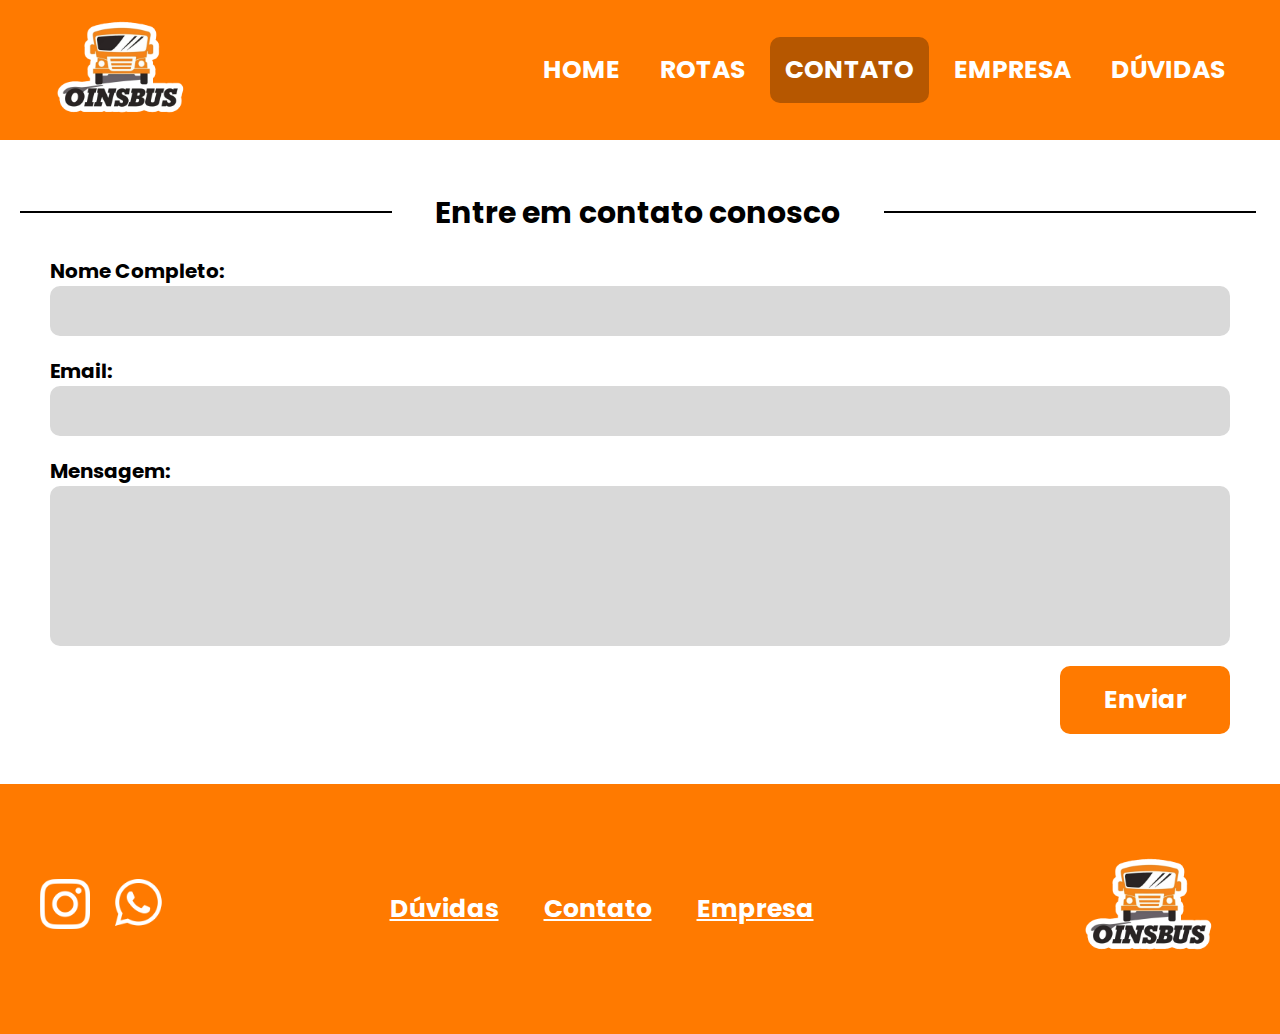
<file: front/contato.html>
<!DOCTYPE html>
<html lang="pt-BR">
<head>
  <meta charset="UTF-8">
  <title>OinsBus</title>
  <link rel="stylesheet" href="style.css">
  <link rel="preconnect" href="https://fonts.googleapis.com">
<link rel="preconnect" href="https://fonts.gstatic.com" crossorigin>
<link href="https://fonts.googleapis.com/css2?family=Poppins:ital,wght@0,100;0,200;0,300;0,400;0,500;0,600;0,700;0,800;0,900;1,100;1,200;1,300;1,400;1,500;1,600;1,700;1,800;1,900&display=swap" rel="stylesheet">
</head>
<body>
  <header>
    <div class="navbar">
      <div class="icone-direita">
        <a href="#icone"><img src="img/logo.png" alt="Ícone"></a>
      </div>
      <ul class="menu">
        <li><a href="index.html">HOME</a></li>
        <li class="dropdown"><a href="rotas_itinerario.html">ROTAS</a>
          <div class="dropdown-content">
            <a href="rotas_itinerario.html">Itinerários</a>
            <a href="rotas_cadastrar.html">Cadastrar Itinerários</a>
          </div>
        </li>
        <li><a href=" " class="active">CONTATO</a></li>
        <li><a href="empresa.html">EMPRESA</a></li>
        <li><a href="duvidas.html">DÚVIDAS</a></li>
      </ul>
      
    </div>
  </header>
  
  <div class="titulo">
    <h1 class="titulo_linha"></h1>
    <h1 class="titulo_nome">Entre em contato conosco</h1>
    <h1 class="titulo_linha"></h1>
  </div>

  <div class="contato">
    <label class="input_texto">Nome Completo:<br></label>
    <input type="text" class="input">
  </div>
  <div class="contato">
    <label class="input_texto">Email:<br></label>
    <input type="email" class="input">
  </div>
  <div class="contato">
    <label class="input_texto">Mensagem:<br></label>
    <input type="text" class="input mensagem">
  </div>
  <div class="contato botao_right">
    <button type="submit" class="botao">Enviar</button>
  </div>

  <footer class="rodape">
    <div class="redes-sociais">
      <a href="#instagram"> <img src="img/instagram.png" alt=""></a>
      <a href="#whatsapp"><img src="img/whatsapp.png" alt=""></a>
    </div>
    <div class="links-uteis">
      <a href="#duvidas"><p>Dúvidas</p></a>
      <a href="#contato"><p>Contato</p></a>
      <a href="#empresa"><p>Empresa</p></a>
    </div>
    <div class="logo-direita">
      <a href="#home"><img src="img/logo.png" alt="Logo"></a>
    </div>
  </footer>
  
  </body>
  </html>
</body>
</html>
</file>
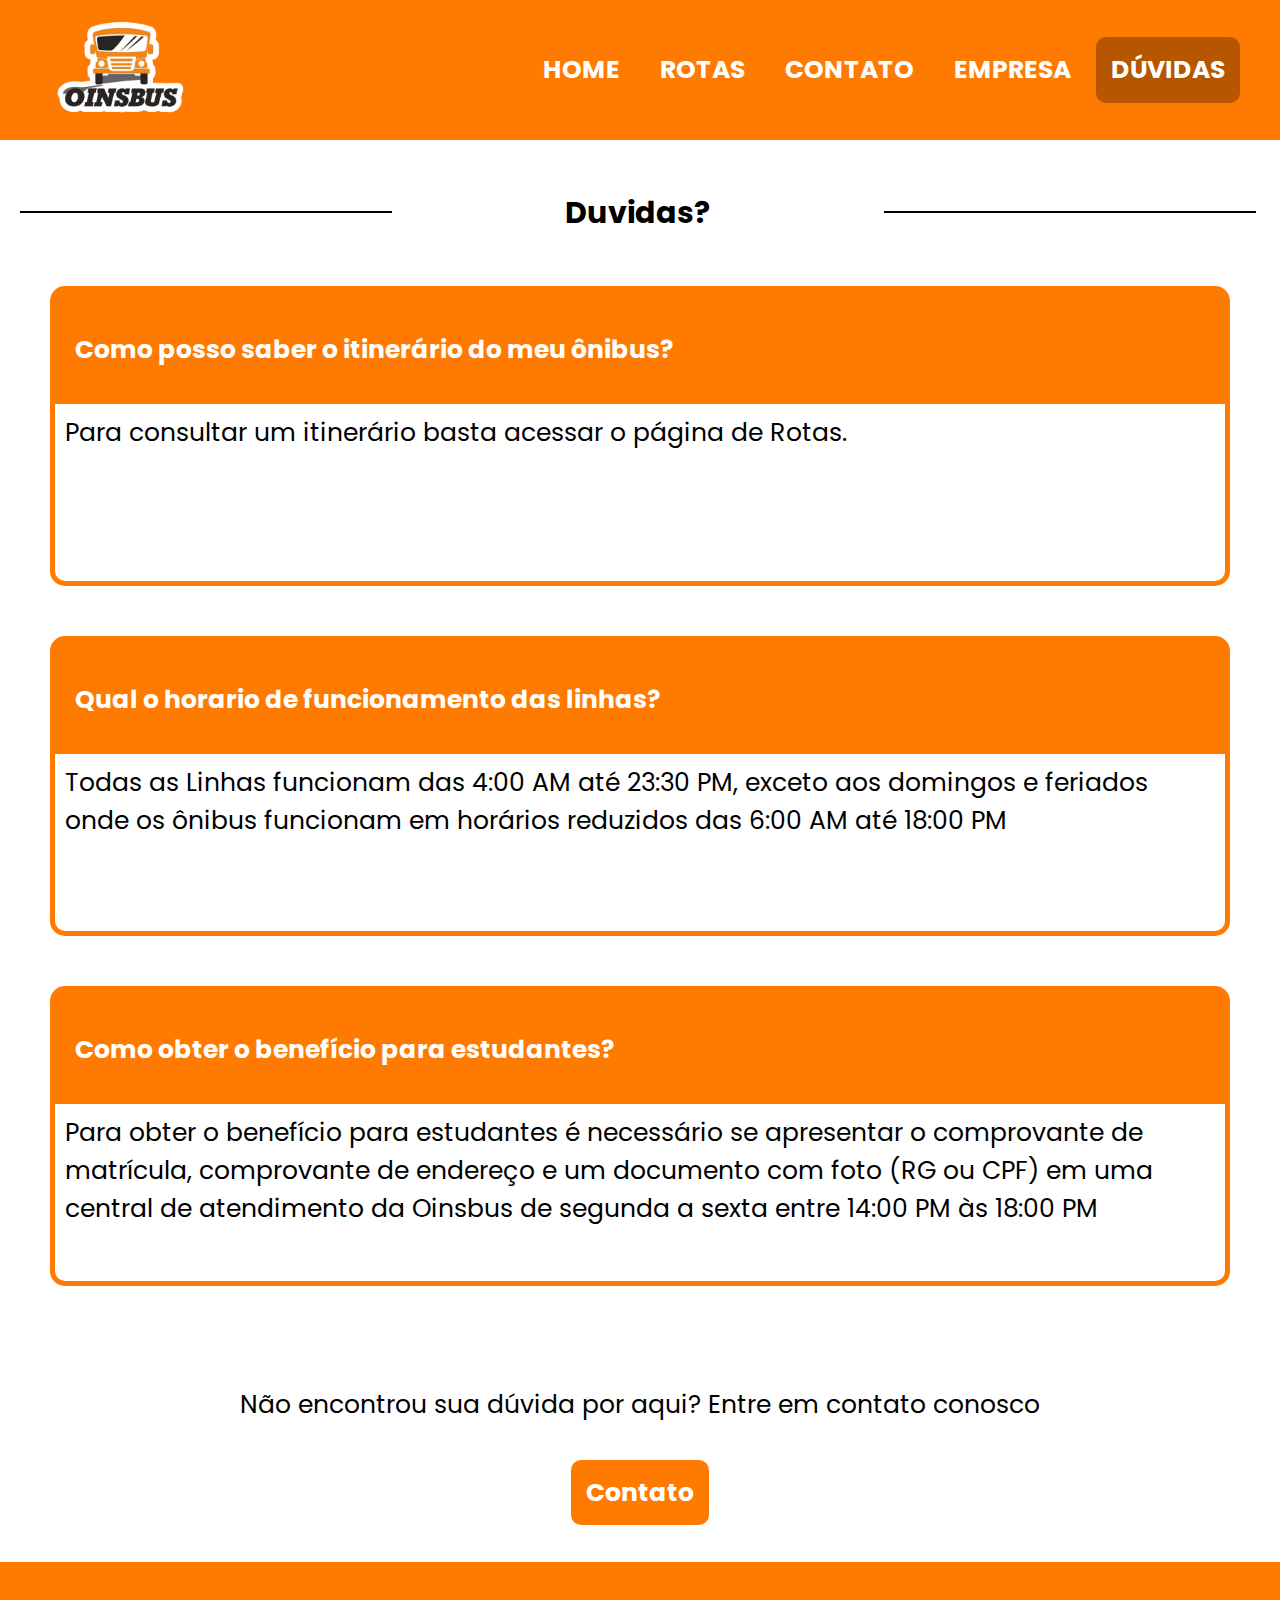
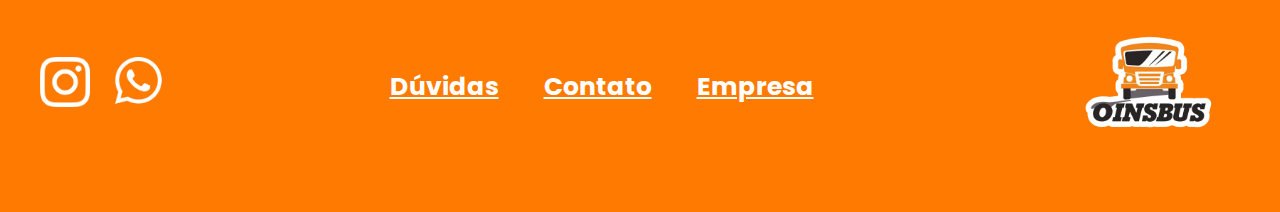
<file: front/duvidas.html>
<!DOCTYPE html>
<html lang="pt-BR">
<head>
  <meta charset="UTF-8">
  <title>OinsBus</title>
  <link rel="stylesheet" href="style.css">
  <link rel="preconnect" href="https://fonts.googleapis.com">
<link rel="preconnect" href="https://fonts.gstatic.com" crossorigin>
<link href="https://fonts.googleapis.com/css2?family=Poppins:ital,wght@0,100;0,200;0,300;0,400;0,500;0,600;0,700;0,800;0,900;1,100;1,200;1,300;1,400;1,500;1,600;1,700;1,800;1,900&display=swap" rel="stylesheet">
</head>
<body>
  <header>
    <div class="navbar">
      <div class="icone-direita">
        <a href="#icone"><img src="img/logo.png" alt="Ícone"></a>
      </div>
      <ul class="menu">
        <li><a href="index.html">HOME</a></li>
        <li class="dropdown"><a href="rotas_itinerario.html">ROTAS</a>
          <div class="dropdown-content">
            <a href="rotas_itinerario.html">Itinerários</a>
            <a href=" ">Cadastrar Itinerários</a>
          </div>
        </li>
        <li><a href="contato.html">CONTATO</a></li>
        <li><a href="empresa.html">EMPRESA</a></li>
        <li><a href="rotas_cadastrar.html" class="active">DÚVIDAS</a></li>
      </ul>
      
    </div>
  </header>
  
  <div class="titulo">
    <h1 class="titulo_linha"></h1>
    <h1 class="titulo_nome">Duvidas?</h1>
    <h1 class="titulo_linha"></h1>
  </div>

  <div class="duvidas_caixa">
    <p class="duvidas_perguntas">Como posso saber o itinerário do meu ônibus?</p>
    <p class="duvidas_respostas">Para consultar um itinerário basta acessar o página de Rotas.</p>
  </div>

  <div class="duvidas_caixa">
    <p class="duvidas_perguntas">Qual o horario de funcionamento das linhas?</p>
    <p class="duvidas_respostas">Todas as Linhas funcionam das 4:00 AM até 23:30 PM, exceto aos domingos e feriados onde os ônibus funcionam em horários reduzidos das 6:00 AM até 18:00 PM</p>
  </div>

  <div class="duvidas_caixa">
    <p class="duvidas_perguntas">Como obter o benefício para estudantes?</p>
    <p class="duvidas_respostas">Para obter o benefício para estudantes é necessário se apresentar o comprovante de matrícula, comprovante de endereço e um documento com foto (RG ou CPF) em uma central de atendimento da Oinsbus de segunda a sexta entre 14:00 PM às 18:00 PM</p>
  </div>

  <div class="botao_top">
    <p class="texto_center">Não encontrou sua dúvida por aqui? Entre em contato conosco</p>
    <a href="contato.html" class="botao">Contato</a>
  </div>

  <footer class="rodape">
    <div class="redes-sociais">
      <a href="#instagram"> <img src="img/instagram.png" alt=""></a>
      <a href="#whatsapp"><img src="img/whatsapp.png" alt=""></a>
    </div>
    <div class="links-uteis">
      <a href="#duvidas"><p>Dúvidas</p></a>
      <a href="#contato"><p>Contato</p></a>
      <a href="#empresa"><p>Empresa</p></a>
    </div>
    <div class="logo-direita">
      <a href="#home"><img src="img/logo.png" alt="Logo"></a>
    </div>
  </footer>
  
  </body>
  </html>
</body>
</html>
</file>
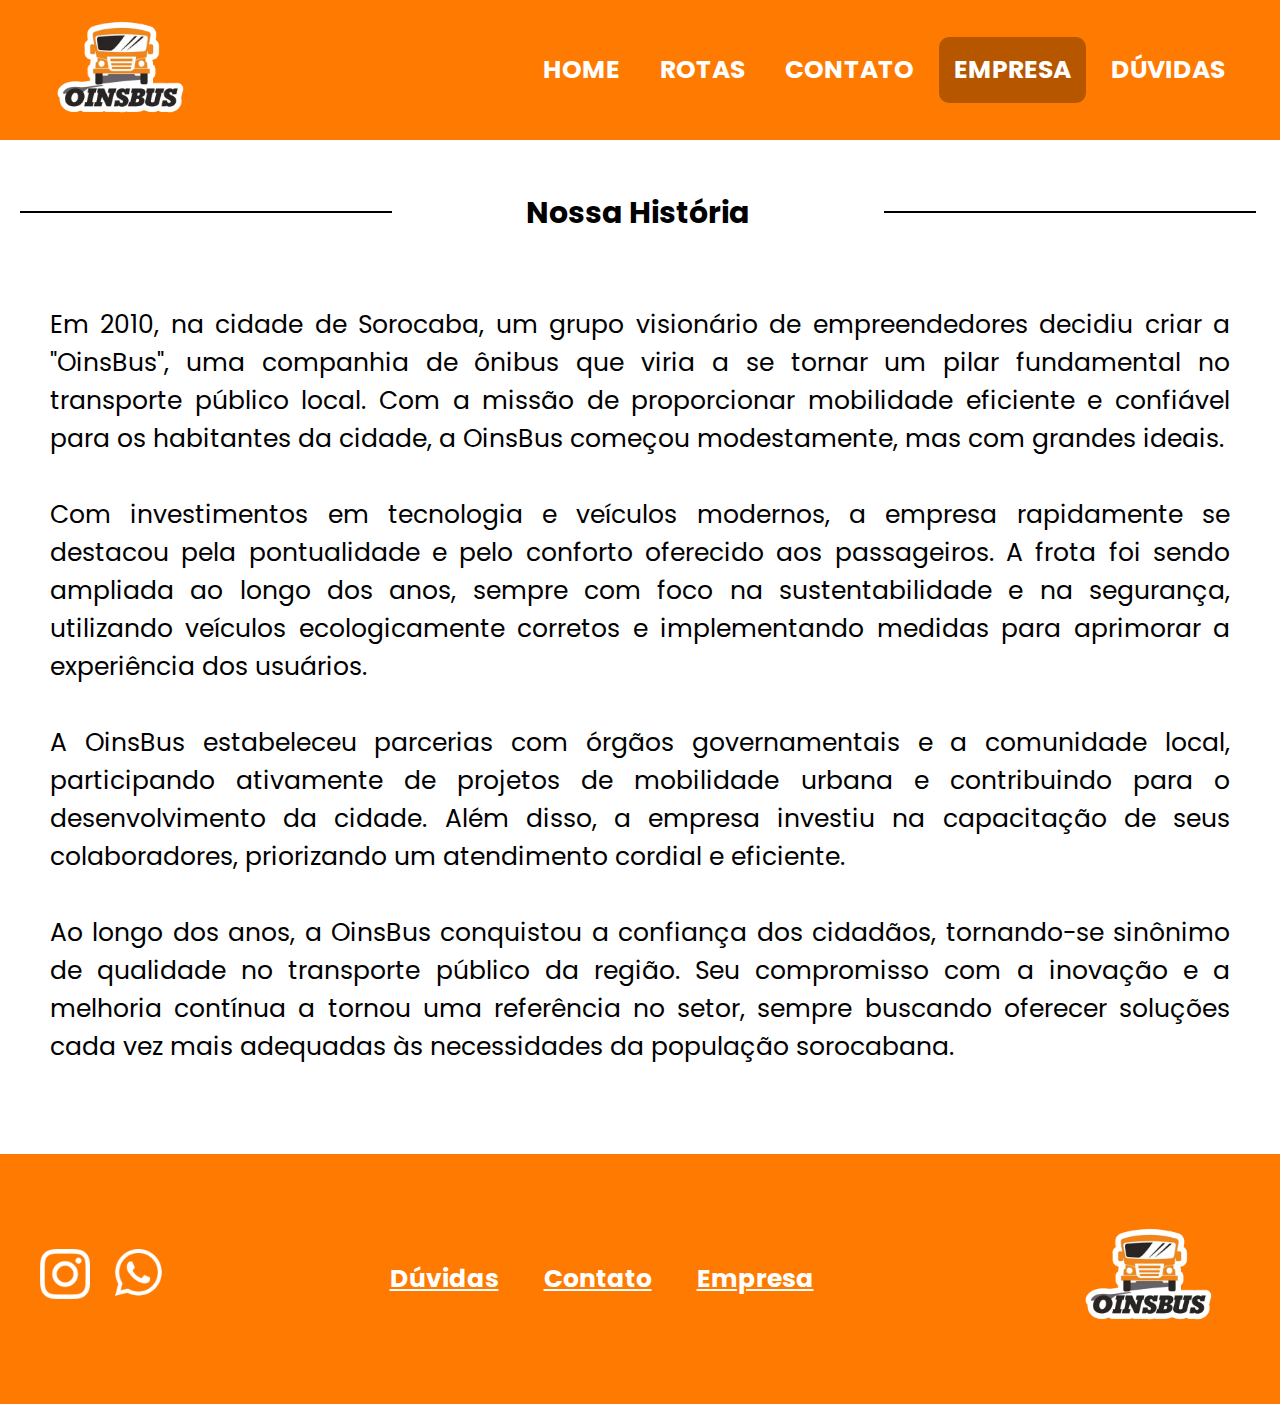
<file: front/empresa.html>
<!DOCTYPE html>
<html lang="pt-BR">
<head>
  <meta charset="UTF-8">
  <title>OinsBus</title>
  <link rel="stylesheet" href="style.css">
  <link rel="preconnect" href="https://fonts.googleapis.com">
<link rel="preconnect" href="https://fonts.gstatic.com" crossorigin>
<link href="https://fonts.googleapis.com/css2?family=Poppins:ital,wght@0,100;0,200;0,300;0,400;0,500;0,600;0,700;0,800;0,900;1,100;1,200;1,300;1,400;1,500;1,600;1,700;1,800;1,900&display=swap" rel="stylesheet">
</head>
<body>
  <header>
    <div class="navbar">
      <div class="icone-direita">
        <a href="#icone"><img src="img/logo.png" alt="Ícone"></a>
      </div>
      <ul class="menu">
        <li><a href="index.html">HOME</a></li>
        <li class="dropdown"><a href="rotas_itinerario.html">ROTAS</a>
          <div class="dropdown-content">
            <a href="rotas_itinerario.html">Itinerários</a>
            <a href="rotas_cadastrar.html">Cadastrar Itinerários</a>
          </div>
        </li>
        <li><a href="contato.html">CONTATO</a></li>
        <li><a href=" " class="active">EMPRESA</a></li>
        <li><a href="duvidas.html">DÚVIDAS</a></li>
      </ul>
      
    </div>
  </header>
  
  <div class="titulo">
    <h1 class="titulo_linha"></h1>
    <h1 class="titulo_nome">Nossa História</h1>
    <h1 class="titulo_linha"></h1>
  </div>

  <div>
    <p class="texto">Em 2010, na cidade de Sorocaba, um grupo visionário de empreendedores decidiu criar a "OinsBus", uma companhia de ônibus que viria a se tornar um pilar fundamental no transporte público local. Com a missão de proporcionar mobilidade eficiente e confiável para os habitantes da cidade, a OinsBus começou modestamente, mas com grandes ideais.<br><br>

        Com investimentos em tecnologia e veículos modernos, a empresa rapidamente se destacou pela pontualidade e pelo conforto oferecido aos passageiros. A frota foi sendo ampliada ao longo dos anos, sempre com foco na sustentabilidade e na segurança, utilizando veículos ecologicamente corretos e implementando medidas para aprimorar a experiência dos usuários.<br><br>
        
        A OinsBus estabeleceu parcerias com órgãos governamentais e a comunidade local, participando ativamente de projetos de mobilidade urbana e contribuindo para o desenvolvimento da cidade. Além disso, a empresa investiu na capacitação de seus colaboradores, priorizando um atendimento cordial e eficiente.<br><br>
        
        Ao longo dos anos, a OinsBus conquistou a confiança dos cidadãos, tornando-se sinônimo de qualidade no transporte público da região. Seu compromisso com a inovação e a melhoria contínua a tornou uma referência no setor, sempre buscando oferecer soluções cada vez mais adequadas às necessidades da população sorocabana.<br><br>
    </p>
  </div>

  <footer class="rodape">
    <div class="redes-sociais">
      <a href="#instagram"> <img src="img/instagram.png" alt=""></a>
      <a href="#whatsapp"><img src="img/whatsapp.png" alt=""></a>
    </div>
    <div class="links-uteis">
      <a href="#duvidas"><p>Dúvidas</p></a>
      <a href="#contato"><p>Contato</p></a>
      <a href="#empresa"><p>Empresa</p></a>
    </div>
    <div class="logo-direita">
      <a href="#home"><img src="img/logo.png" alt="Logo"></a>
    </div>
  </footer>
  
  </body>
  </html>
</body>
</html>
</file>
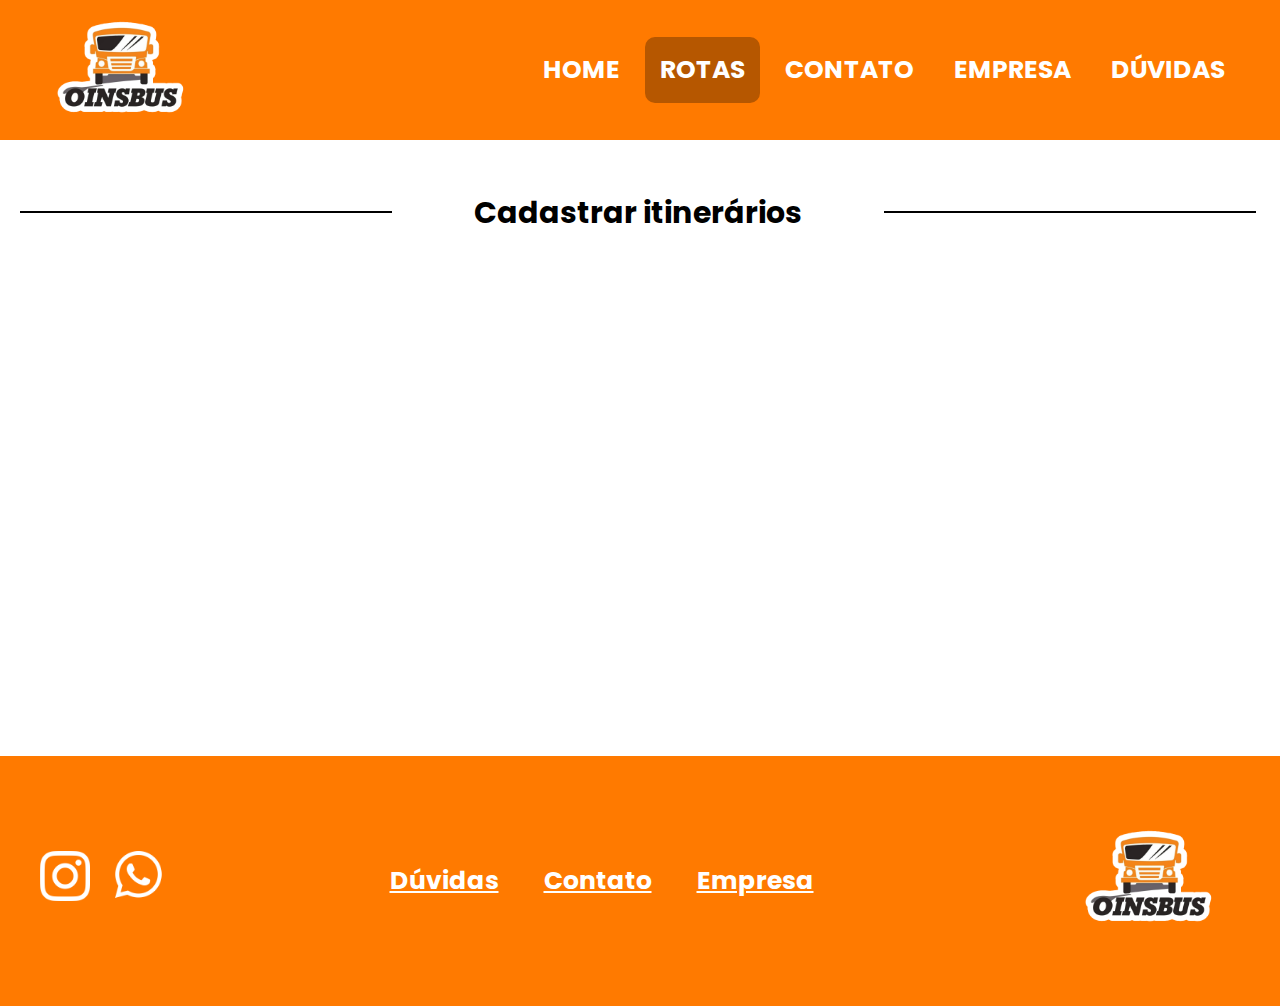
<file: front/rotas_cadastrar.html>
<!DOCTYPE html>
<html lang="pt-BR">
<head>
  <meta charset="UTF-8">
  <title>OinsBus</title>
  <link rel="stylesheet" href="style.css">
  <link rel="preconnect" href="https://fonts.googleapis.com">
<link rel="preconnect" href="https://fonts.gstatic.com" crossorigin>
<link href="https://fonts.googleapis.com/css2?family=Poppins:ital,wght@0,100;0,200;0,300;0,400;0,500;0,600;0,700;0,800;0,900;1,100;1,200;1,300;1,400;1,500;1,600;1,700;1,800;1,900&display=swap" rel="stylesheet">
</head>
<body>
  <header>
    <div class="navbar">
      <div class="icone-direita">
        <a href="#icone"><img src="img/logo.png" alt="Ícone"></a>
      </div>
      <ul class="menu">
        <li><a href="index.html">HOME</a></li>
        <li class="dropdown"><a href="rotas_itinerario.html" class="active">ROTAS</a>
          <div class="dropdown-content">
            <a href="rotas_itinerario.html">Itinerários</a>
            <a href=" ">Cadastrar Itinerários</a>
          </div>
        </li>
        <li><a href="contato.html">CONTATO</a></li>
        <li><a href="empresa.html">EMPRESA</a></li>
        <li><a href="duvidas.html">DÚVIDAS</a></li>
      </ul>
      
    </div>
  </header>
  
  <div class="titulo">
    <h1 class="titulo_linha"></h1>
    <h1 class="titulo_nome">Cadastrar itinerários</h1>
    <h1 class="titulo_linha"></h1>
  </div>

  <div class="cadastro"></div>
 
  <footer class="rodape">
    <div class="redes-sociais">
      <a href="#instagram"> <img src="img/instagram.png" alt=""></a>
      <a href="#whatsapp"><img src="img/whatsapp.png" alt=""></a>
    </div>
    <div class="links-uteis">
      <a href="#duvidas"><p>Dúvidas</p></a>
      <a href="#contato"><p>Contato</p></a>
      <a href="#empresa"><p>Empresa</p></a>
    </div>
    <div class="logo-direita">
      <a href="#home"><img src="img/logo.png" alt="Logo"></a>
    </div>
  </footer>
  
  </body>
  </html>
</body>
</html>
</file>
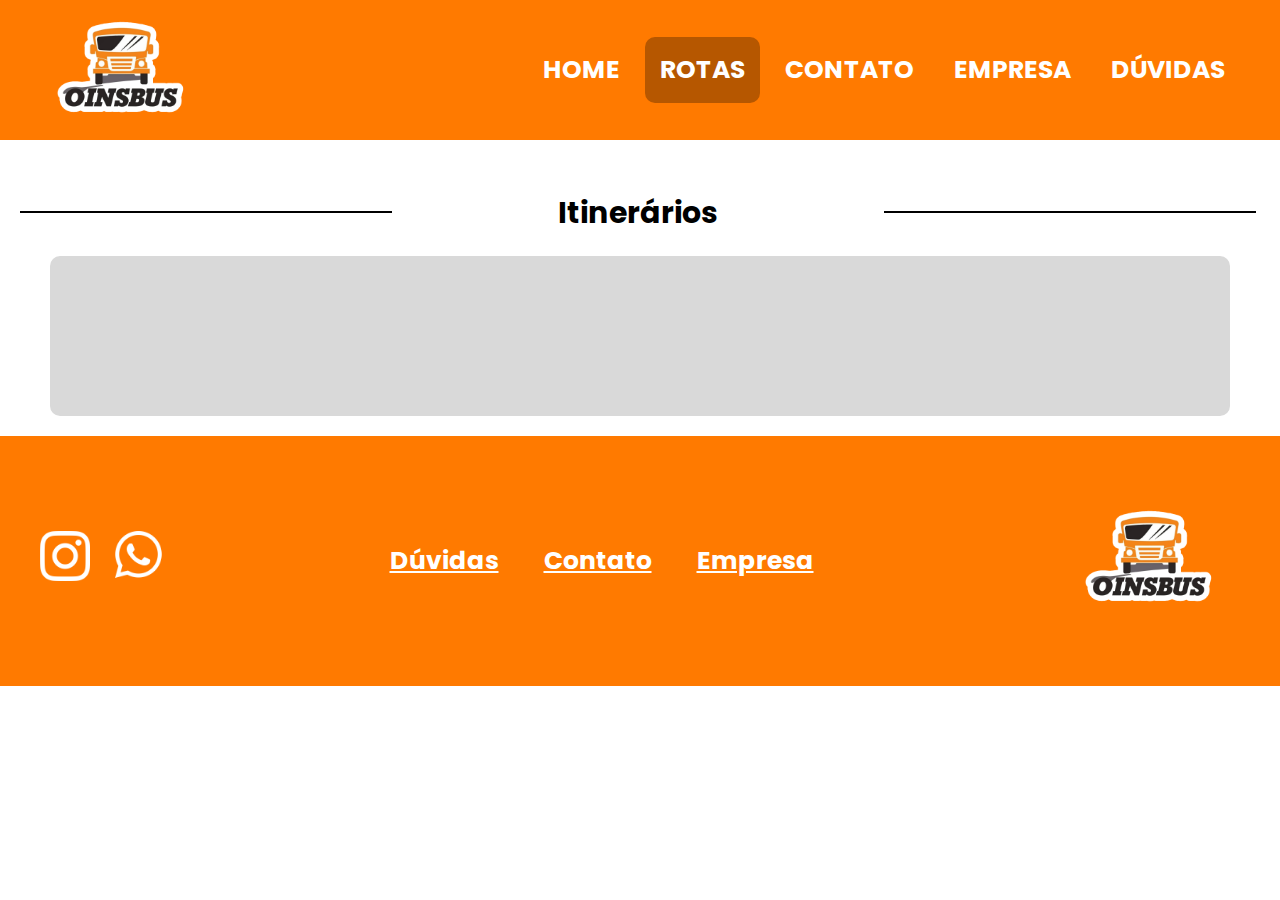
<file: front/rotas_itinerario.html>
<!DOCTYPE html>
<html lang="pt-BR">
<head>
  <meta charset="UTF-8">
  <title>OinsBus</title>
  <link rel="stylesheet" href="style.css">
  <link rel="preconnect" href="https://fonts.googleapis.com">
<link rel="preconnect" href="https://fonts.gstatic.com" crossorigin>
<link href="https://fonts.googleapis.com/css2?family=Poppins:ital,wght@0,100;0,200;0,300;0,400;0,500;0,600;0,700;0,800;0,900;1,100;1,200;1,300;1,400;1,500;1,600;1,700;1,800;1,900&display=swap" rel="stylesheet">
</head>
<body>
  <header>
    <div class="navbar">
      <div class="icone-direita">
        <a href="#icone"><img src="img/logo.png" alt="Ícone"></a>
      </div>
      <ul class="menu">
        <li><a href="index.html">HOME</a></li>
        <li class="dropdown"><a href=" " class="active">ROTAS</a>
          <div class="dropdown-content">
            <a href=" ">Itinerários</a>
            <a href="rotas_cadastrar.html">Cadastrar Itinerários</a>
          </div>
        </li>
        <li><a href="contato.html">CONTATO</a></li>
        <li><a href="empresa.html">EMPRESA</a></li>
        <li><a href="duvidas.html">DÚVIDAS</a></li>
      </ul>
      
    </div>
  </header>
  
  <div class="titulo">
    <h1 class="titulo_linha"></h1>
    <h1 class="titulo_nome">Itinerários</h1>
    <h1 class="titulo_linha"></h1>
  </div>

  <div class="contato">
    <input type="text" class="input mensagem">
  </div>

  <footer class="rodape">
    <div class="redes-sociais">
      <a href="#instagram"> <img src="img/instagram.png" alt=""></a>
      <a href="#whatsapp"><img src="img/whatsapp.png" alt=""></a>
    </div>
    <div class="links-uteis">
      <a href="#duvidas"><p>Dúvidas</p></a>
      <a href="#contato"><p>Contato</p></a>
      <a href="#empresa"><p>Empresa</p></a>
    </div>
    <div class="logo-direita">
      <a href="#home"><img src="img/logo.png" alt="Logo"></a>
    </div>
  </footer>
  
  </body>
  </html>
</body>
</html>
</file>
<file: front/style.css>
/* Reset básico para remover margens e paddings */
* {
  margin: 0;
  padding: 0;
  box-sizing: border-box;
  font-family: 'Poppins', sans-serif;
}

/* Barra de navegação */
.navbar {
  display: flex;
  justify-content: space-between;
  align-items: center;
  background-color: #FF7A00;
  padding: 0 30px;
  height: 140px;
}

/* Menu */
.menu {
  list-style-type: none;
  display: flex;
}

/* Itens do menu */
.menu li {
  margin-right: 10px; /* Espaçamento entre os itens */
}

/* Links dos itens */
.menu li a {
  display: block;
  font-weight: bold;
  color: white;
  text-decoration: none;
  padding: 14px 15px;
  font-size: 25px;
}

.active{
  background-color: #B65700;
  border-radius: 10px;
}

.titulo{
  display: block;
  margin: 50px 20px 20px 20px;
}

.titulo_nome {
  display: inline-block;
  font-weight: bold;
  color: black;
  font-size: 30px;
  text-align: center;
  width: 39%;
}

.titulo_linha{
  display: inline-block;
  width: 30%;
  height: 2px;
  background-color: black;  
  margin: auto;
  margin-bottom: 10px;
}

.texto{
  color: black;
  font-size: 25px;
  text-align: justify;
  padding: 50px;
}

.duvidas_caixa{
  display: block;
  border: 5px solid #FF7A00;
  height: 300px;
  margin: 50px 50px;
  border-radius: 15px;
}

.duvidas_perguntas{
  padding-left: 20px;
  color: white;
  background-color: #FF7A00;
  height: 39%;
  font-size: 25px;
  font-weight: bold;
  line-height: 117px;
}

.duvidas_respostas{
  padding: 10px;
  color: black;
  font-size: 25px;
}

.texto_center{
  color: black;
  font-size: 25px;
  text-align: center;
  padding: 50px;
}

.botao{
  background-color: #FF7A00;
  color: white;
  font-size: 25px;
  font-weight: bold;
  border-radius: 10px;
  padding: 15px;
  width: 170px;
  cursor: pointer;
  text-align: center;
  text-decoration: none;
  border: none;
}

.botao_top{
  text-align: center;
  margin-bottom: 50px;
}

.contato{
  margin: 20px 50px;
}

.botao_right{
  text-align: right;
  margin-bottom: 50px;
}
.input{
  width: 100%;
  background-color: #D9D9D9;
  border: none;
  font-size: 20px;
  padding: 10px;
  border-radius: 10px;
}

.input_texto{
  font-size: 20px;
  color: black;
  font-weight: bold;
}

.mensagem{
  height: 160px;
  max-width: 100%;
  overflow-x: auto;
  word-wrap: break-word;
}

.cadastro{
  height: 500px;
}

.home_div{
  display: flex;
  flex-wrap: wrap;
}

.home_linhas{
  width: 30%;
  background-color: #D9D9D9;
  border-radius: 10px;
  margin: 40px auto;
}

.home_titulo{
  color: black;
  font-size: 30px;
  text-align: center;
  padding-top: 10px;
}

.home_subtitulo{
  color: #666364;
  font-size: 15px;
  padding: 0px 10px;
}

.home_info{
  color: black;
  padding: 0px 10px;
  font-size: 20px;
}

.home_ver{
  text-align: right;
  color: #666364;
  font-size: 15px;
  text-decoration: underline;
  padding: 0px 10px 5px 0px;
}

/* Cor dos links no hover */
.menu li a:hover {
  color: #666364;
}

/* Ícone à direita */
.icone-direita img {
  height: 182px; /* Altura do ícone */
}

/* Dropdown */
.dropdown {
  position: relative;
  display: inline-block;
}

/* Conteúdo do dropdown */
.dropdown-content {
  display: none;
  position: absolute;
  background-color: #FF7A00;
  border: 5px solid white;
  min-width: 160px;
  z-index: 1;
}


/* Mostre o dropdown quando o mouse estiver sobre o botão dropdown */
.dropdown:hover .dropdown-content {display: block;}

.rodape {
  font-weight: bold;
  font-size: 25px;
  background-color: #FF7A00;
  color: white;
  display: flex;
  justify-content: space-between;
  padding: 40px;
  align-items: center;
  height: 250px;
}

/* Estilize os ícones das redes sociais */
.redes-sociais a {
  margin-right: 20px;
  color: white;
  text-decoration: none;
}

.redes-sociais img{
  width: 50px;
  height: 50px;
}

.links-uteis a p {
  text-decoration: underline;
  display: inline-block
}


/* Estilize os links úteis */
.links-uteis a {
  text-decoration: underline;
  margin-right: 40px;
  color: white;
  text-decoration: none;
}

/* Estilize a logo à direita */
.logo-direita img {
  height: 182px; /* Altura da logo */
}
</file>
